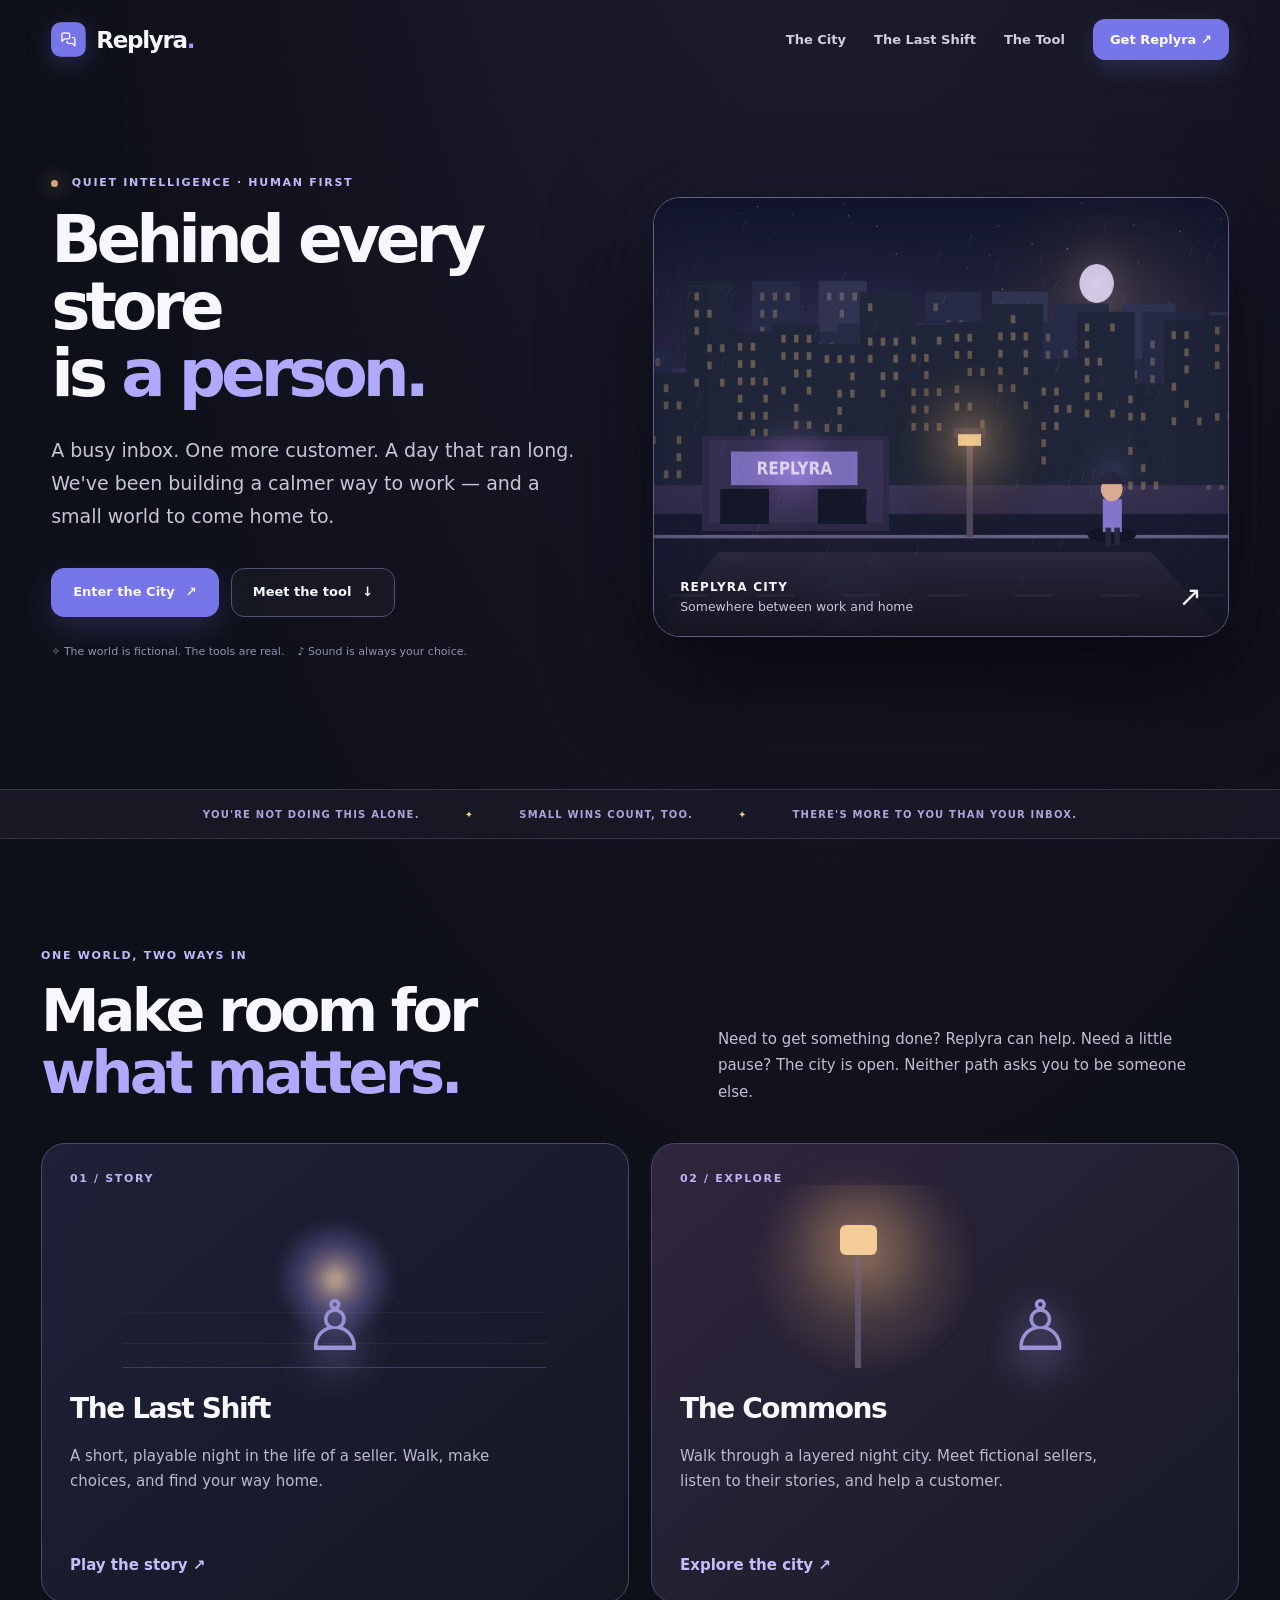
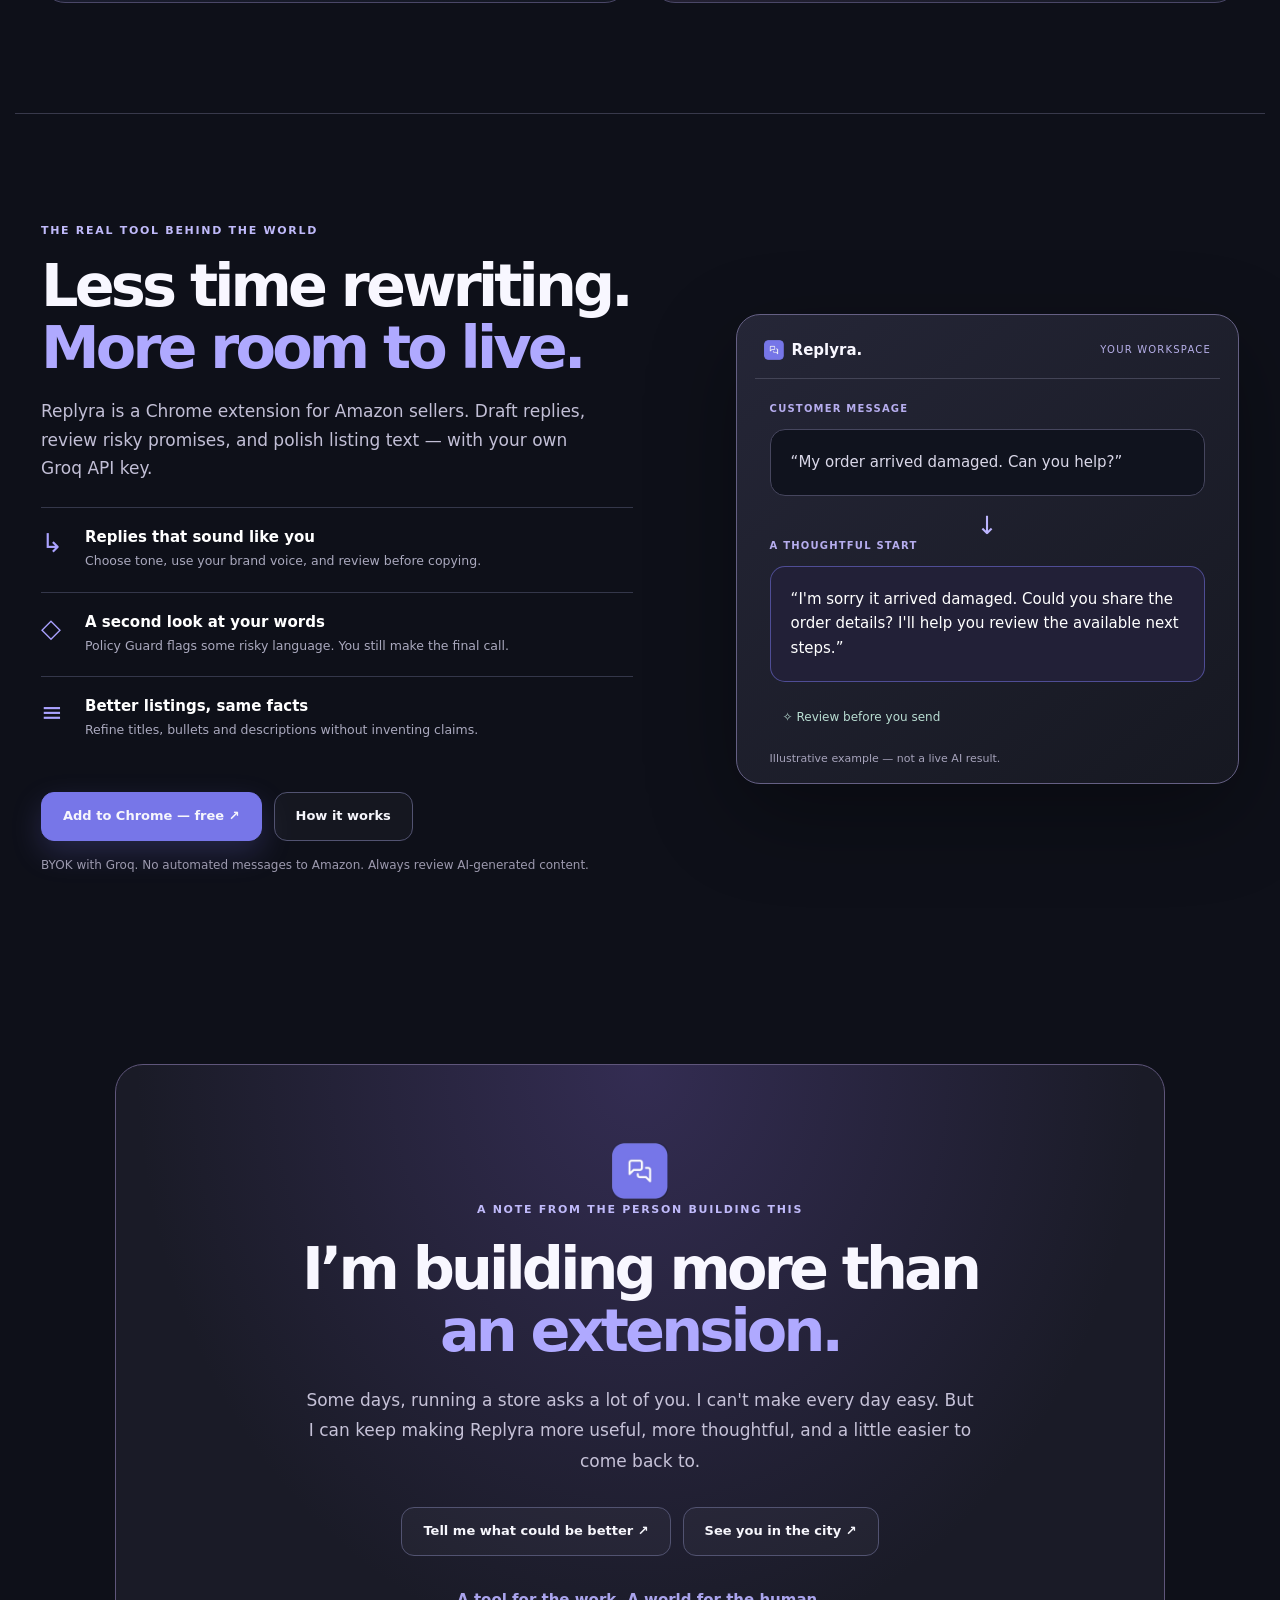
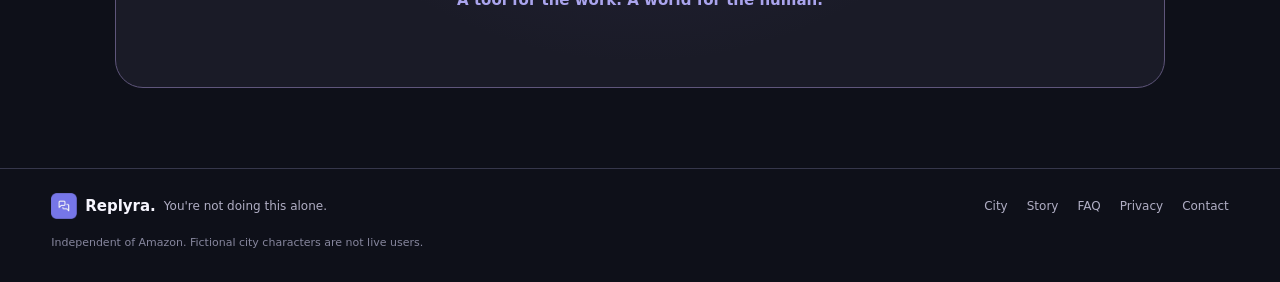
<file: index.html>
<!doctype html>
<html lang="en"><head><meta charset="utf-8"><meta name="viewport" content="width=device-width,initial-scale=1"><meta name="theme-color" content="#10121b"><meta name="description" content="Replyra is a human-first AI writing tool and a little night-time world built for the person behind the store. Try the free Chrome extension or explore the city."><title>Replyra — A world for the human behind the store</title><meta property="og:type" content="website"><meta property="og:title" content="Replyra · A tool for the work. A world for the human."><meta property="og:description" content="Behind every store is a person. Explore a quiet night city, play The Last Shift, and meet the Replyra writing assistant."><meta property="og:image" content="https://replyra.github.io/replyra-website/assets/og-cover.png"><meta property="og:url" content="https://replyra.github.io/replyra-website/"><meta name="twitter:card" content="summary_large_image"><link rel="icon" href="assets/replyra-logo.png"><link rel="stylesheet" href="universe.css"></head>
<body class="home-page"><a class="skip" href="#content">Skip to content</a>
<header class="site-header"><a class="wordmark" href="index.html" aria-label="Replyra home"><img src="assets/replyra-logo.png" alt="" width="35" height="35"><b>Replyra<span>.</span></b></a><nav aria-label="Main navigation"><a href="commons.html">The City</a><a href="shift.html">The Last Shift</a><a href="#product">The Tool</a><a class="nav-cta" href="https://chromewebstore.google.com/detail/cofooojgfcooogcnbdbjikpplolbppko" target="_blank" rel="noopener noreferrer">Get Replyra <span aria-hidden="true">↗</span></a></nav></header>
<main id="content">
<section class="hero-layout" aria-labelledby="hero-title"><div class="hero-copy"><p class="eyebrow"><span class="light-dot"></span> QUIET INTELLIGENCE · HUMAN FIRST</p><h1 id="hero-title">Behind every store<br>is <em>a person.</em></h1><p class="hero-lead">A busy inbox. One more customer. A day that ran long. We've been building a calmer way to work — and a small world to come home to.</p><div class="buttons"><a class="btn primary" href="commons.html">Enter the City <span aria-hidden="true">↗</span></a><a class="btn ghost" href="#product">Meet the tool <span aria-hidden="true">↓</span></a></div><div class="hero-meta"><span>✧ The world is fictional. The tools are real.</span><span>♪ Sound is always your choice.</span></div></div>
<a class="city-postcard" href="commons.html" aria-label="Explore the animated city"><canvas id="hero-city" width="900" height="610" role="img" aria-label="An animated night city with a warm storefront and a person walking home"></canvas><div class="postcard-label"><span><strong>REPLYRA CITY</strong><small>Somewhere between work and home</small></span><span class="postcard-arrow">↗</span></div></a></section>
<div class="ticker" aria-label="A thought from Replyra"><span>YOU'RE NOT DOING THIS ALONE.</span><span class="ticker-star">✦</span><span>SMALL WINS COUNT, TOO.</span><span class="ticker-star">✦</span><span>THERE'S MORE TO YOU THAN YOUR INBOX.</span></div>
<section class="gateway" aria-labelledby="gateway-title"><div class="section-header"><div><p class="eyebrow">ONE WORLD, TWO WAYS IN</p><h2 id="gateway-title">Make room for<br><em>what matters.</em></h2></div><p>Need to get something done? Replyra can help. Need a little pause? The city is open. Neither path asks you to be someone else.</p></div><div class="gateway-grid"><a href="shift.html" class="gateway-card story"><span class="card-index">01 / STORY</span><div class="gateway-visual"><span class="glowing-orb"></span><span class="gateway-figure">♙</span><span class="window-lines"></span></div><h3>The Last Shift</h3><p>A short, playable night in the life of a seller. Walk, make choices, and find your way home.</p><span class="inline-link">Play the story ↗</span></a><a href="commons.html" class="gateway-card people"><span class="card-index">02 / EXPLORE</span><div class="gateway-visual lantern-visual"><span class="lamp-stem"></span><span class="lamp-bulb"></span><span class="gateway-figure second">♙</span></div><h3>The Commons</h3><p>Walk through a layered night city. Meet fictional sellers, listen to their stories, and help a customer.</p><span class="inline-link">Explore the city ↗</span></a></div></section>
<section class="product-section" id="product"><div class="product-copy"><p class="eyebrow">THE REAL TOOL BEHIND THE WORLD</p><h2>Less time rewriting.<br><em>More room to live.</em></h2><p>Replyra is a Chrome extension for Amazon sellers. Draft replies, review risky promises, and polish listing text — with your own Groq API key.</p><div class="feature-rows"><div><span class="feature-icon">↳</span><span><b>Replies that sound like you</b><small>Choose tone, use your brand voice, and review before copying.</small></span></div><div><span class="feature-icon">◇</span><span><b>A second look at your words</b><small>Policy Guard flags some risky language. You still make the final call.</small></span></div><div><span class="feature-icon">≡</span><span><b>Better listings, same facts</b><small>Refine titles, bullets and descriptions without inventing claims.</small></span></div></div><div class="buttons"><a class="btn primary" href="https://chromewebstore.google.com/detail/cofooojgfcooogcnbdbjikpplolbppko" rel="noopener noreferrer" target="_blank">Add to Chrome — free ↗</a><a class="btn ghost" href="https://replyra.github.io/replyra-privacy/faq.html" rel="noopener noreferrer" target="_blank">How it works</a></div><p class="micro-note">BYOK with Groq. No automated messages to Amazon. Always review AI-generated content.</p></div><div class="product-art"><div class="mock-toolbar"><img src="assets/replyra-logo.png" width="20" height="20" alt=""><strong>Replyra.</strong><span>YOUR WORKSPACE</span></div><div class="mock-body"><div class="mock-label">CUSTOMER MESSAGE</div><p class="mock-message">“My order arrived damaged. Can you help?”</p><div class="mock-arrow">↓</div><div class="mock-label">A THOUGHTFUL START</div><p class="mock-reply">“I'm sorry it arrived damaged. Could you share the order details? I'll help you review the available next steps.”</p><div class="mock-check">✧ Review before you send</div></div><small>Illustrative example — not a live AI result.</small></div></section>
<section class="closing"><img src="assets/replyra-logo.png" width="56" height="56" alt=""><p class="eyebrow">A NOTE FROM THE PERSON BUILDING THIS</p><h2>I’m building more than<br><em>an extension.</em></h2><p>Some days, running a store asks a lot of you. I can't make every day easy. But I can keep making Replyra more useful, more thoughtful, and a little easier to come back to.</p><div class="buttons centered"><a class="btn ghost" href="mailto:replyra.support@gmail.com?subject=Hello%20from%20Replyra%20City">Tell me what could be better ↗</a><a class="btn ghost" href="commons.html">See you in the city ↗</a></div><div class="closing-line">A tool for the work. A world for the human.</div></section>
</main><footer class="site-footer"><div><img src="assets/replyra-logo.png" alt="" width="26" height="26"><strong>Replyra.</strong><span>You're not doing this alone.</span></div><nav aria-label="Footer"><a href="commons.html">City</a><a href="shift.html">Story</a><a href="https://replyra.github.io/replyra-privacy/faq.html" target="_blank" rel="noopener">FAQ</a><a href="https://replyra.github.io/replyra-privacy/privacy.html" target="_blank" rel="noopener">Privacy</a><a href="mailto:replyra.support@gmail.com">Contact</a></nav><small>Independent of Amazon. Fictional city characters are not live users.</small></footer><script src="hero.js" defer></script></body></html>
</file>
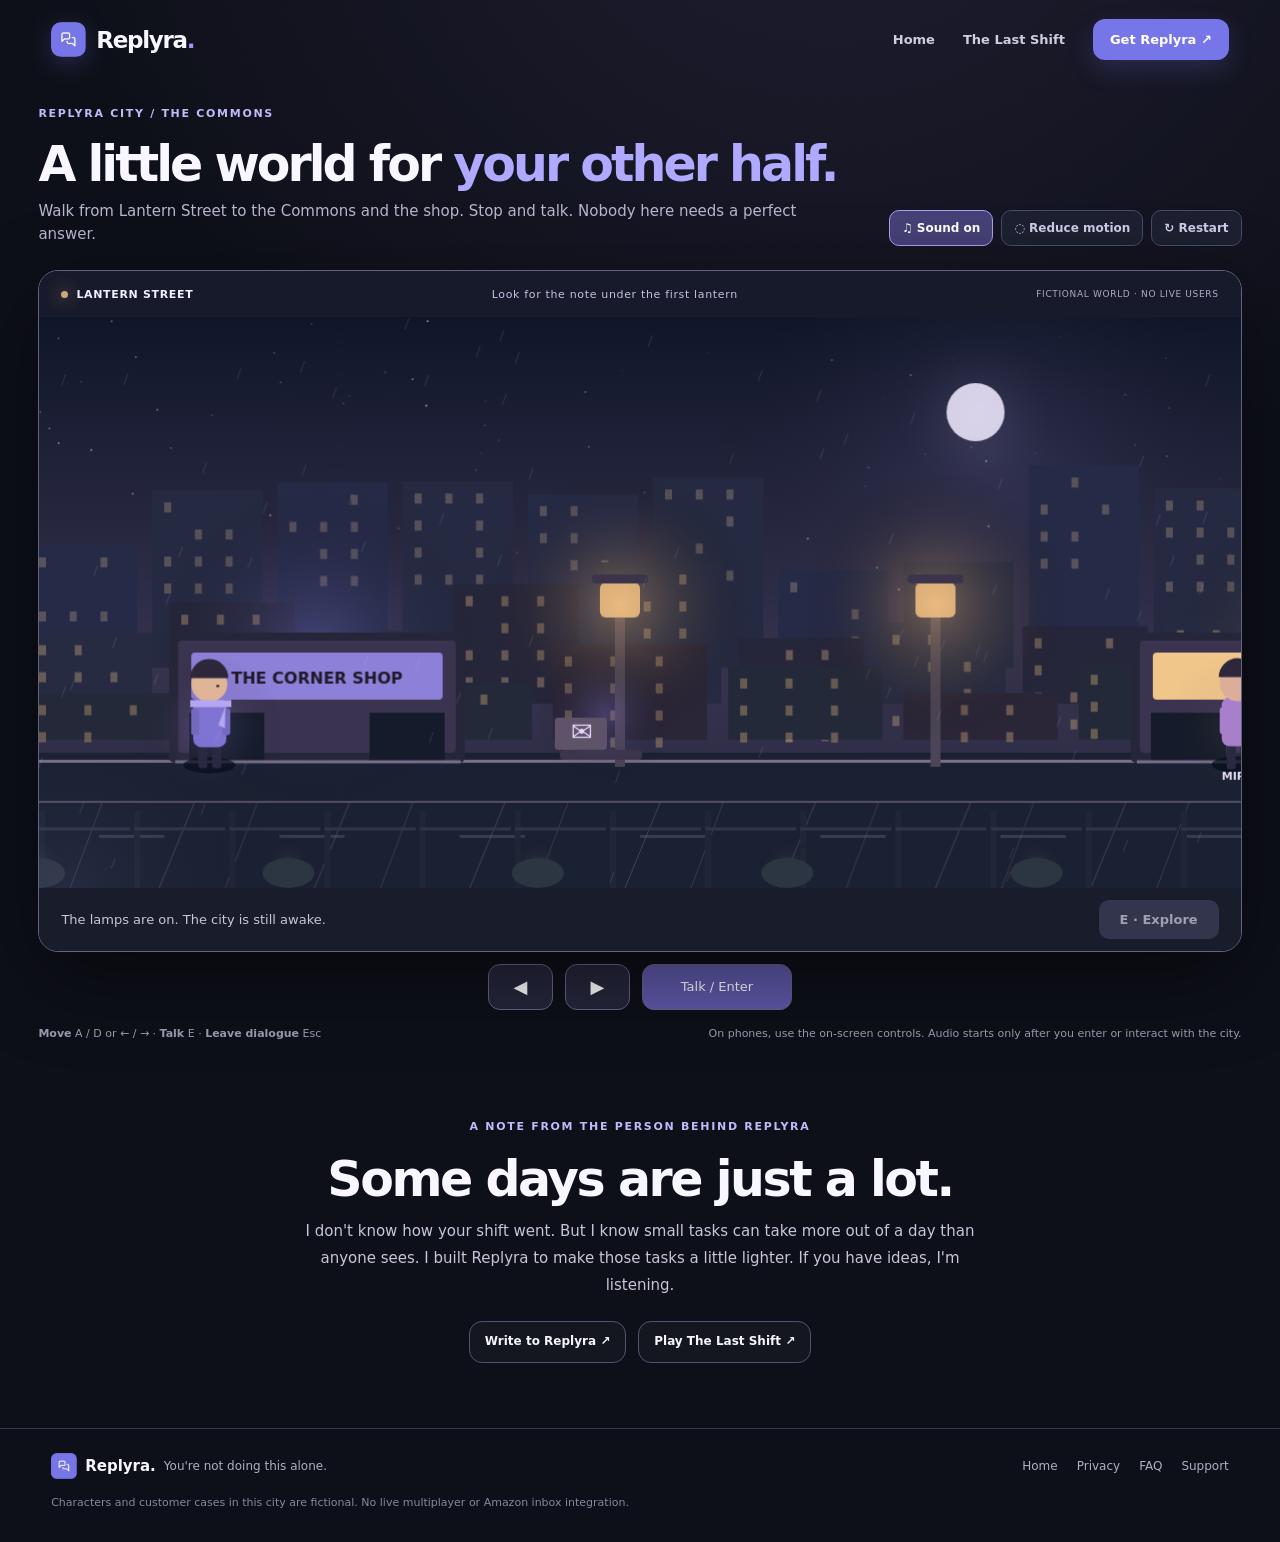
<file: commons.html>
<!doctype html><html lang="en"><head><meta charset="utf-8"><meta name="viewport" content="width=device-width,initial-scale=1"><meta name="theme-color" content="#10121b"><meta name="description" content="Walk through Replyra City, a fictional 2.5D world for the people behind the stores. Meet characters, help a customer, and find a little warmth after work."><title>The Commons — Replyra City</title><link rel="icon" href="assets/replyra-logo.png"><link rel="stylesheet" href="universe.css"></head>
<body class="city-page"><a class="skip" href="#city-game">Skip to the game</a><header class="site-header"><a class="wordmark" href="index.html"><img src="assets/replyra-logo.png" width="35" height="35" alt=""><b>Replyra<span>.</span></b></a><nav><a href="index.html">Home</a><a href="shift.html">The Last Shift</a><a class="nav-cta" href="https://chromewebstore.google.com/detail/cofooojgfcooogcnbdbjikpplolbppko" target="_blank" rel="noopener noreferrer">Get Replyra ↗</a></nav></header>
<main id="city-game" class="city-main"><div class="city-topline"><div><p class="eyebrow">REPLYRA CITY / THE COMMONS</p><h1>A little world for <em>your other half.</em></h1><p>Walk from Lantern Street to the Commons and the shop. Stop and talk. Nobody here needs a perfect answer.</p></div><div class="city-actions"><button type="button" class="small-btn" id="city-sound" aria-pressed="false">♫ Sound off</button><button type="button" class="small-btn" id="city-motion" aria-pressed="false">◌ Reduce motion</button><button type="button" class="small-btn" id="city-reset">↻ Restart</button></div></div>
<div class="city-shell" id="city-shell"><div class="city-hud"><span><i class="hud-dot"></i><b id="zone-title">LANTERN STREET</b></span><span id="city-objective">Find a little light · Walk right →</span><span class="fiction-tag">FICTIONAL WORLD · NO LIVE USERS</span></div><canvas width="1200" height="570" id="city-canvas" role="img" tabindex="0" aria-label="Illustrated 2.5D city game. Use left and right arrows or A and D to walk. Press E to talk with nearby fictional characters. Use the buttons below on touch screens."></canvas><div class="city-hotbar"><span id="city-context">The rain is soft tonight. There's a light on up the street.</span><button id="interact-btn" class="city-interact" disabled type="button">E · Talk</button></div>
<div class="city-dialogue" id="city-dialogue" hidden aria-live="polite"><span class="dialogue-speaker" id="dialogue-speaker">CITY</span><p id="dialogue-text"></p><div class="dialogue-choices" id="dialogue-choices"></div><button id="dialogue-close" type="button" aria-label="Close dialogue">✕</button></div>
<div id="city-mission" class="city-mission" hidden><div class="city-mission-head"><p class="eyebrow">THE LAST CUSTOMER / SIMULATED CASE</p><button type="button" id="mission-close" aria-label="Close customer task">✕</button></div><h2 id="mission-heading">One message. A real person behind it.</h2><p id="mission-message" class="mission-message">My order arrived damaged. Could you tell me what happens next?</p><div class="mission-actions"><button class="btn primary" type="button" id="mission-open">Open Replyra with this sample ↗</button><button class="btn ghost" type="button" id="mission-copy">Copy sample</button></div><label for="mission-answer">Your thoughtful reply <span>(or paste from Replyra)</span></label><textarea id="mission-answer" rows="3" maxlength="2400" placeholder="Start by acknowledging the problem. Don't promise something you can't verify."></textarea><p id="mission-status" class="mission-status" aria-live="polite">This is a game. Nothing is sent to Amazon.</p><button class="btn primary" type="button" id="mission-send">Hand the response to the character →</button><p class="micro-note">The game gives basic writing feedback, not compliance or accuracy guarantees. No real customer data needed.</p></div>
<div class="city-outro" id="city-outro" hidden><p class="eyebrow">THE END / A LITTLE MORE LIGHT</p><h2>You were here.<br><em>That mattered.</em></h2><p id="outro-line">Some conversations don't need perfect words. Just a careful beginning.</p><strong>Replyra is here to help you.</strong><div class="buttons centered"><a class="btn primary" href="https://chromewebstore.google.com/detail/cofooojgfcooogcnbdbjikpplolbppko" target="_blank" rel="noopener noreferrer">Get Replyra free ↗</a><button class="btn ghost" id="play-again" type="button">Walk again ↻</button><button class="btn ghost" id="city-share" type="button">Share the City ↗</button></div></div>
</div>
<div class="touch-controls" aria-label="Game controls"><button type="button" data-move="left" aria-label="Walk left">◀</button><button type="button" data-move="right" aria-label="Walk right">▶</button><button type="button" id="touch-interact">Talk / Enter</button></div><div class="city-help"><p><b>Move</b> A / D or ← / → · <b>Talk</b> E · <b>Leave dialogue</b> Esc</p><p>On phones, use the on-screen controls. Audio starts only after you enter or interact with the city.</p></div></main>
<section class="city-after"><p class="eyebrow">A NOTE FROM THE PERSON BEHIND REPLYRA</p><h2>Some days are just a lot.</h2><p>I don't know how your shift went. But I know small tasks can take more out of a day than anyone sees. I built Replyra to make those tasks a little lighter. If you have ideas, I'm listening.</p><div class="buttons centered"><a class="btn ghost" href="mailto:replyra.support@gmail.com?subject=From%20the%20Commons">Write to Replyra ↗</a><a class="btn ghost" href="shift.html">Play The Last Shift ↗</a></div></section>
<footer class="site-footer"><div><img src="assets/replyra-logo.png" width="26" height="26" alt=""><strong>Replyra.</strong><span>You're not doing this alone.</span></div><nav><a href="index.html">Home</a><a href="https://replyra.github.io/replyra-privacy/privacy.html" target="_blank" rel="noopener">Privacy</a><a href="https://replyra.github.io/replyra-privacy/faq.html" target="_blank" rel="noopener">FAQ</a><a href="mailto:replyra.support@gmail.com">Support</a></nav><small>Characters and customer cases in this city are fictional. No live multiplayer or Amazon inbox integration.</small></footer>
<script defer src="city-world.js"></script></body></html>
</file>
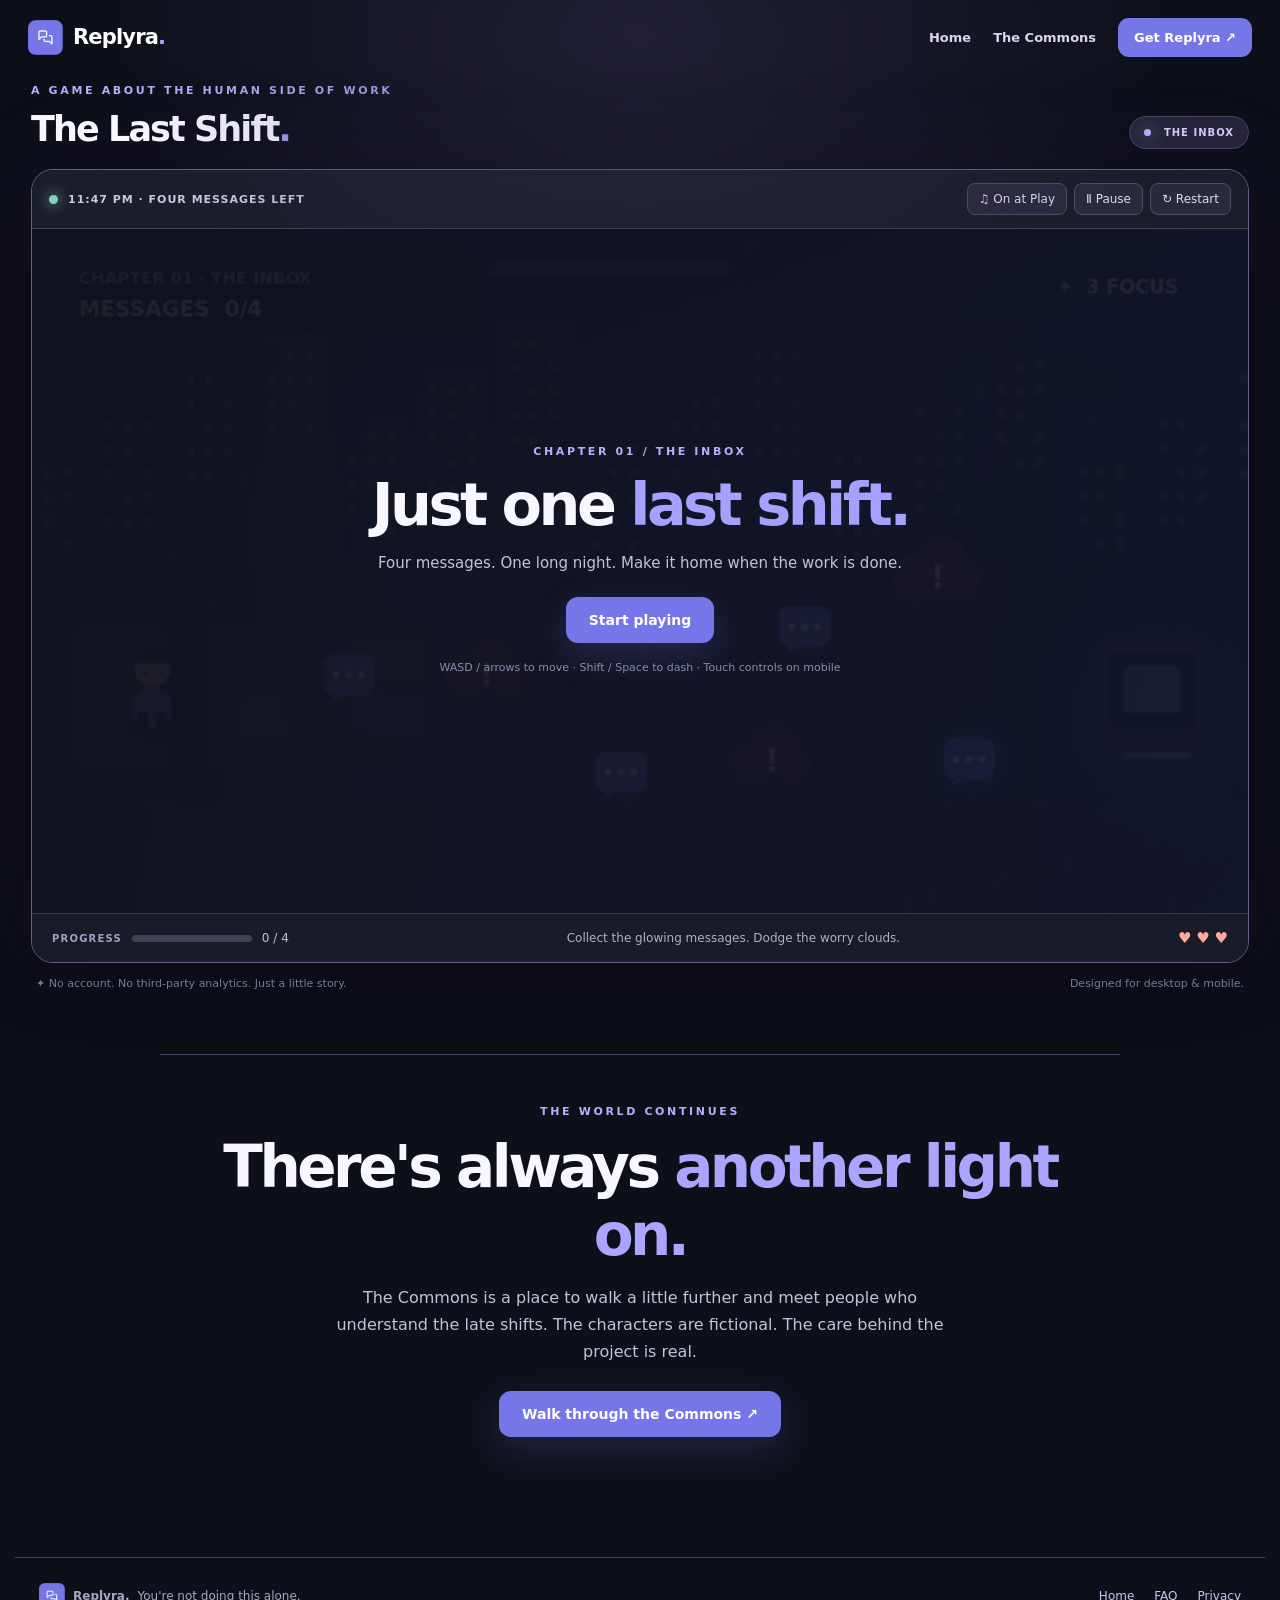
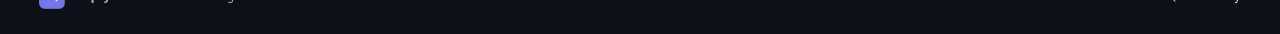
<file: shift.html>
<!doctype html><html lang="en"><head><meta charset="utf-8"><meta name="viewport" content="width=device-width,initial-scale=1"><meta name="theme-color" content="#10121b"><title>The Last Shift — Replyra</title><link rel="icon" href="assets/replyra-logo.png"><link rel="stylesheet" href="shift.css"><link rel="stylesheet" href="shift-overrides.css"></head><body class="shift-page"><a class="skip" href="#experience">Skip to the game</a><header class="site-header"><a class="wordmark" href="index.html"><img src="assets/replyra-logo.png" width="35" height="35" alt=""><b>Replyra<span>.</span></b></a><nav><a href="index.html">Home</a><a href="commons.html">The Commons</a><a class="nav-cta" href="https://chromewebstore.google.com/detail/cofooojgfcooogcnbdbjikpplolbppko" target="_blank" rel="noopener noreferrer">Get Replyra ↗</a></nav></header><main><section class="experience" id="experience"><div class="section-top"><div><div class="eyebrow">A GAME ABOUT THE HUMAN SIDE OF WORK</div><h2>The Last Shift<span class="dot">.</span></h2></div><div class="chip"><span class="pulse"></span> <span id="stage-name">READY TO BEGIN</span></div></div>
<div class="game-shell"><div class="game-head"><div class="game-head-left"><div class="tiny-orbit"></div><span id="chapter-readout">11:47 PM · THE SHOP IS OPEN</span></div><div class="game-actions"><button aria-pressed="false" class="mini-btn" id="music-btn" type="button">♫ On at Play</button><button class="mini-btn" id="pause-btn" type="button">Ⅱ Pause</button><button class="mini-btn" id="restart-btn" type="button">↻ Restart</button></div></div>
<div class="stage"><canvas aria-label="The Last Shift. Use arrow keys or WASD to move. Dodge worries, collect messages, answer short decisions, then find your way home." height="540" id="game" width="960"></canvas><div aria-label="Game menu" class="veil" id="veil" role="region"><div class="modal" id="modal"><div class="overline" id="modal-tag">TONIGHT / 11:47 PM</div><h3 id="modal-title">Just one<br/><span>last shift.</span></h3><p id="modal-text">Move through the shop. Find the messages. Make a few choices. Then go home.</p><div class="choices" hidden="" id="choices"></div><div class="ending-recap" hidden="" id="ending-recap"></div><div class="modal-actions"><button class="button primary" id="modal-main" type="button">Start playing <span>→</span></button><button class="button quiet" hidden="" id="modal-secondary" type="button">Play again</button><button class="button quiet" hidden="" id="share-ending" type="button">Share your ending ↗</button></div><p class="control-note" id="control-note">WASD / arrows to move · Shift / Space to dash · Touch controls on mobile</p></div></div><div aria-live="polite" class="toast" id="toast" role="status"></div></div>
<div class="game-footer"><div class="hud-left"><span class="hud-label">PROGRESS</span><div class="progress-track"><div id="progress"></div></div><span id="progress-text">0 / 4</span></div><div class="game-hint" id="game-hint">Reach the glowing messages. Avoid the worry clouds.</div><span class="heart-display" id="heart-display">♥ ♥ ♥</span></div>
<div aria-label="Touch controls" class="touch-pad"><div class="arrows"><button aria-label="Move up" data-dir="up" type="button">▲</button><button aria-label="Move left" data-dir="left" type="button">◀</button><button aria-label="Move down" data-dir="down" type="button">▼</button><button aria-label="Move right" data-dir="right" type="button">▶</button></div><button class="dash-touch" id="dash-touch" type="button">DASH ↗</button></div></div><div class="under-game"><span>✦ No account. No third-party analytics. Just a little story.</span><span>Designed for desktop &amp; mobile.</span></div></section><section class="shift-epilogue"><div class="eyebrow">THE WORLD CONTINUES</div><h2>There's always <em>another light on.</em></h2><p>The Commons is a place to walk a little further and meet people who understand the late shifts. The characters are fictional. The care behind the project is real.</p><a class="button primary" href="commons.html">Walk through the Commons ↗</a></section></main><footer class="site-footer"><div><img src="assets/replyra-logo.png" width="26" height="26" alt=""><strong>Replyra.</strong><span>You're not doing this alone.</span></div><nav><a href="index.html">Home</a><a href="https://replyra.github.io/replyra-privacy/faq.html" target="_blank" rel="noopener">FAQ</a><a href="https://replyra.github.io/replyra-privacy/privacy.html" target="_blank" rel="noopener">Privacy</a></nav></footer><script src="game.js" defer></script></body></html>
</file>
<file: universe.css>
:root{color-scheme:dark;--bg:#0e1019;--surface:#191c2a;--muted:#b9b7cb;--purple:#8985f0;--lighter:#d7d5ff;--white:#f8f7ff;--gold:#efc995;--border:#393b55;font-family:Inter,ui-sans-serif,system-ui,-apple-system,BlinkMacSystemFont,"Segoe UI",sans-serif;font-synthesis:none}*{box-sizing:border-box}html{scroll-behavior:smooth}body{margin:0;background:radial-gradient(ellipse 85% 70% at 65% -14%,#36305172,transparent 72%),var(--bg);color:var(--white);font-size:15px}body:before{content:"";position:fixed;inset:0;background-image:radial-gradient(#ffffff08 .8px,transparent .8px);background-size:23px 23px;pointer-events:none;z-index:-1}a{color:inherit;text-decoration:none}button,textarea{font:inherit}button,a{-webkit-tap-highlight-color:transparent}button{cursor:pointer}button:disabled{cursor:default}*:focus-visible{outline:2px solid #c0b9ff;outline-offset:4px}canvas{display:block}em{font-style:normal;color:#afa9ff}.skip{position:fixed;top:-70px;left:12px;background:#bdb8ff;color:#151627;padding:10px 14px;z-index:100;border-radius:10px}.skip:focus{top:8px}.site-header{height:79px;display:flex;align-items:center;justify-content:space-between;max-width:1440px;margin:auto;padding:0 clamp(18px,4vw,65px);gap:20px;position:relative;z-index:6}.wordmark{display:inline-flex;gap:10px;align-items:center;font-weight:820;letter-spacing:-.055em;font-size:23px}.wordmark img{border-radius:10px;box-shadow:0 6px 25px #7776e844}.wordmark b span{color:#9f97ff}.site-header nav,.site-footer nav{display:flex;gap:28px;align-items:center}.site-header nav a{font-weight:650;color:#cfcee0;font-size:13px}.site-header nav a:hover,.site-footer a:hover{color:#fff}.site-header .nav-cta{color:#fff;background:#7776e8;padding:13px 17px;border-radius:12px;box-shadow:0 9px 25px #7776e835}.site-header .nav-cta:hover{background:#9691f3}.eyebrow{font-size:11px;letter-spacing:.155em;font-weight:830;color:#c0bafa;margin:0 0 18px}.light-dot,.hud-dot{display:inline-block;width:7px;height:7px;border-radius:50%;background:#cca778;box-shadow:0 0 17px #dca677;vertical-align:middle;margin-right:8px}.btn{display:inline-flex;justify-content:center;align-items:center;gap:11px;padding:15px 21px;border:1px solid #525371;border-radius:13px;min-height:49px;color:#f6f6fc;background:#202335;font-weight:740;font-size:13px;line-height:1.3;text-align:center;transition:transform .2s,border-color .2s,background .2s}.btn:hover{transform:translateY(-2px);border-color:#b7b0ff}.btn.primary{background:#7776e8;border-color:#7776e8;box-shadow:0 12px 30px #7776e839}.btn.primary:hover{background:#918af5}.btn.ghost{background:#ffffff08}.buttons{display:flex;flex-wrap:wrap;gap:12px}.buttons.centered{justify-content:center}.hero-layout{min-height:min(710px,calc(100svh - 79px));max-width:1440px;margin:auto;padding:34px clamp(18px,4vw,65px) 68px;display:grid;grid-template-columns:1fr 1.07fr;gap:clamp(24px,5vw,92px);align-items:center}.hero-copy h1{font-size:clamp(49px,5.15vw,85px);letter-spacing:-.075em;line-height:1.015;margin:0 0 26px;font-weight:790}.hero-lead{font-size:clamp(16px,1.5vw,19px);line-height:1.75;color:#c7c5d6;max-width:570px;margin:0 0 34px}.hero-meta{display:flex;gap:13px;flex-wrap:wrap;color:#9293ac;font-size:11px;margin-top:28px}.city-postcard{position:relative;overflow:hidden;display:block;border-radius:27px;border:1px solid #666083;box-shadow:0 36px 100px #000b,0 0 95px #7776e818;background:#151827;aspect-ratio:1.31}.city-postcard canvas{width:100%;height:100%}.city-postcard:after{content:"";position:absolute;inset:0;border-radius:27px;box-shadow:inset 0 0 85px #100c2455;pointer-events:none}.postcard-label{position:absolute;left:0;right:0;bottom:0;padding:22px 26px;display:flex;justify-content:space-between;align-items:center;background:linear-gradient(0deg,#13141fed,#13141f06);z-index:1}.postcard-label strong{display:block;letter-spacing:.1em;font-size:12px}.postcard-label small{display:block;color:#c9c4e0;margin-top:5px}.postcard-arrow{font-size:28px}.ticker{min-height:50px;border-top:1px solid #353447;border-bottom:1px solid #353447;display:flex;justify-content:center;align-items:center;flex-wrap:wrap;gap:clamp(12px,4vw,45px);color:#aaa4da;background:#1b1b29bd;font-size:10px;font-weight:780;letter-spacing:.12em;padding:12px 15px}.ticker-star{color:#efc995}.gateway,.product-section{max-width:1250px;margin:0 auto;padding:110px 26px}.section-header{display:grid;grid-template-columns:1.1fr .9fr;align-items:end;gap:40px;margin-bottom:38px}.section-header h2,.product-section h2,.closing h2{font-size:clamp(39px,4.6vw,66px);letter-spacing:-.065em;line-height:1.06;margin:0}.section-header>p{max-width:480px;line-height:1.75;color:#c1bfd2;margin:0}.gateway-grid{display:grid;grid-template-columns:1fr 1fr;gap:22px}.gateway-card{min-height:460px;border:1px solid #4a4767;background:linear-gradient(140deg,#202139,#131722);border-radius:24px;padding:28px;display:flex;flex-direction:column;overflow:hidden;position:relative;transition:transform .25s,box-shadow .25s,border-color .25s}.gateway-card:hover{transform:translateY(-5px);border-color:#968ef5;box-shadow:0 20px 80px #6d60ca1c}.gateway-card.people{background:linear-gradient(140deg,#30263e,#161a26)}.card-index{font-size:11px;letter-spacing:.15em;font-weight:820;color:#bdb4f4}.gateway-visual{height:190px;position:relative;display:flex;align-items:center;justify-content:center}.glowing-orb{width:125px;height:125px;background:radial-gradient(circle,#f8d6adcc 0,#ccabc077 23%,#9085e04d 40%,transparent 68%);filter:blur(5px)}.gateway-figure{position:absolute;bottom:8px;left:50%;transform:translateX(-50%);font-size:70px;color:#9992d4;text-shadow:0 12px 38px #aca4f7}.gateway-figure.second{left:68%}.window-lines{position:absolute;width:80%;height:1px;background:#a49af044;bottom:7px;box-shadow:0 -24px #b7a1cc18,0 -55px #9c8ac912}.lantern-visual{background:radial-gradient(circle at 35% 42%,#d9aa7959,transparent 31%)}.lamp-stem{height:135px;width:6px;background:#5c5268;position:absolute;bottom:7px;left:33%}.lamp-bulb{width:37px;height:30px;background:#f4cc98;border-radius:6px;position:absolute;top:40px;left:calc(33% - 15px);box-shadow:0 0 48px 25px #e9ad7a48}.gateway-card h3{font-size:28px;letter-spacing:-.05em;margin:17px 0 4px}.gateway-card p{color:#bcb9cf;line-height:1.7;max-width:460px;flex:1}.inline-link{color:#c5beff;font-weight:760;margin-top:16px}.product-section{display:grid;grid-template-columns:1fr .85fr;gap:clamp(38px,8vw,110px);align-items:center;border-top:1px solid #38394b}.product-copy>p:not(.eyebrow){color:#c2bfd6;line-height:1.7;font-size:17px;max-width:550px}.feature-rows{display:grid;gap:0;margin:24px 0 32px}.feature-rows>div{border-top:1px solid #34374a;padding:20px 0;display:flex;gap:18px}.feature-icon{font-size:26px;color:#aaa2ff;min-width:26px}.feature-rows b{display:block;color:#fff;font-size:15px}.feature-rows small{display:block;line-height:1.7;margin-top:4px;color:#aaa9be}.micro-note{color:#9c99ae!important;font-size:12px!important;line-height:1.5!important;margin:15px 0 0!important}.product-art{background:linear-gradient(140deg,#252637,#161821);border:1px solid #656084;padding:18px;border-radius:24px;box-shadow:0 30px 90px #0005}.mock-toolbar{display:flex;align-items:center;gap:8px;border-bottom:1px solid #434456;padding:7px 9px 18px}.mock-toolbar span{margin-left:auto;color:#b6afe8;letter-spacing:.12em;font-size:10px}.mock-body{padding:24px 15px 10px}.mock-label{font-size:10px;color:#b6adee;letter-spacing:.12em;font-weight:800}.mock-message,.mock-reply{background:#10131e;border:1px solid #46465e;border-radius:15px;padding:20px;line-height:1.65;color:#dad8e9}.mock-reply{background:#222037;border-color:#7776e887;color:#fff}.mock-arrow{text-align:center;color:#bcb5ff;font-size:25px}.mock-check{font-size:12px;color:#b9ddd2;padding:13px}.product-art>small{display:block;color:#a6a3bb;padding:5px 15px 0;font-size:11px}.closing{max-width:1050px;margin:80px auto;padding:78px 32px;text-align:center;background:radial-gradient(ellipse at 50% 0%,#51418576,transparent 68%),#1a1b27;border:1px solid #5f567b;border-radius:28px}.closing h2{margin:22px 0}.closing>p:not(.eyebrow){max-width:675px;margin:0 auto 30px;color:#c6c2d8;line-height:1.8;font-size:17px}.closing-line{color:#aaa4ed;font-weight:760;margin-top:35px}.site-footer{border-top:1px solid #36374b;max-width:1440px;margin:0 auto;padding:24px clamp(18px,4vw,65px) 33px;display:flex;flex-wrap:wrap;align-items:center;gap:17px 35px;color:#b0aec4;font-size:12px}.site-footer>div{display:flex;align-items:center;gap:8px}.site-footer strong{color:#f7f6ff;font-size:15px}.site-footer nav{margin-left:auto;gap:19px}.site-footer small{width:100%;font-size:11px;color:#86869d}.city-main{max-width:1510px;margin:0 auto;padding:20px clamp(10px,3vw,48px) 0}.city-topline{display:flex;align-items:end;justify-content:space-between;gap:26px;margin:8px 0 24px}.city-topline h1{font-size:clamp(30px,4vw,49px);letter-spacing:-.06em;line-height:1.1;margin:0 0 8px}.city-topline p:not(.eyebrow){margin:0;color:#b9b6ce;line-height:1.55;max-width:780px}.city-actions{display:flex;gap:8px;flex-wrap:wrap;justify-content:flex-end}.small-btn{border:1px solid #494a66;padding:10px 12px;border-radius:10px;color:#cfcdea;background:#1d2030;font-size:12px;font-weight:650}.small-btn[aria-pressed="true"]{color:#fff;background:#464177;border-color:#aaa1ee}.city-shell{position:relative;border:1px solid #646183;border-radius:20px;overflow:hidden;background:#101828;box-shadow:0 26px 85px #0007}.city-hud{display:flex;align-items:center;justify-content:space-between;gap:18px;padding:13px 22px;background:#171a2b;color:#c4c0df;font-size:11px;letter-spacing:.06em;min-height:46px}.city-hud b{color:#f1efff}.fiction-tag{font-size:9px;color:#b0aac6}.city-shell canvas{display:block;width:100%;aspect-ratio:1200 / 570;height:auto;touch-action:none;background:#131827}.city-hotbar{display:flex;justify-content:space-between;align-items:center;gap:16px;padding:12px 22px;min-height:62px;background:#191c2b;color:#c8c4d9;font-size:13px}.city-interact{background:#7776e8;color:#fff;border:0;padding:12px 19px;border-radius:10px;min-width:120px;font-weight:750}.city-interact:disabled{background:#32354b;color:#a19fb4}.city-dialogue{position:absolute;bottom:72px;left:50%;transform:translateX(-50%);width:min(580px,calc(100% - 30px));z-index:5;border:1px solid #9990d3;background:#202136f7;backdrop-filter:blur(12px);padding:22px;border-radius:17px;box-shadow:0 22px 100px #070713dc}.dialogue-speaker{font-size:11px;letter-spacing:.13em;color:#c3b9ff;font-weight:800}.city-dialogue p{font-size:17px;line-height:1.5;margin:11px 0 16px;padding-right:20px}.dialogue-choices{display:flex;flex-wrap:wrap;gap:8px}.dialogue-choices button{background:#383652;border:1px solid #777095;color:#f4f0ff;padding:10px 13px;border-radius:10px;font-size:13px;text-align:left}.dialogue-choices button:hover{background:#555077}.city-dialogue>button{position:absolute;right:16px;top:15px;background:transparent;color:#dedbee;border:0}.city-mission{position:absolute;inset:46px 0 58px auto;z-index:7;width:min(450px,100%);overflow:auto;background:#191b2df8;backdrop-filter:blur(16px);padding:27px;box-shadow:-18px 0 90px #000a;border-left:1px solid #656189}.city-mission h2{letter-spacing:-.04em;font-size:26px;line-height:1.15;margin:9px 0 16px}.city-mission-head{display:flex;justify-content:space-between;align-items:start;gap:12px}.city-mission-head>button{background:#33344b;border:1px solid #626080;color:#fff;border-radius:8px;padding:5px 10px}.mission-message{background:#111522;border:1px solid #525169;padding:14px;border-radius:12px;line-height:1.55;color:#e7e5f6}.mission-actions{display:flex;gap:8px;flex-wrap:wrap;margin:16px 0}.city-mission .btn{padding:11px 14px;min-height:43px;font-size:12px}.city-mission label{display:block;font-weight:750;font-size:12px;color:#d4d0ed;margin-top:13px}.city-mission label span{color:#aaa6bf;font-weight:500}.city-mission textarea{display:block;margin:9px 0 12px;resize:vertical;width:100%;background:#10131f;border:1px solid #706a8d;border-radius:11px;color:#f5f3ff;padding:12px;line-height:1.55;min-height:97px}.mission-status{color:#b8cdbd;font-size:12px;line-height:1.5}.city-outro{position:absolute;inset:46px 0 62px;z-index:9;display:flex;flex-direction:column;align-items:center;justify-content:center;text-align:center;background:radial-gradient(ellipse at center,#4e446cc9,#111420ef 75%);padding:20px}.city-outro h2{font-size:clamp(30px,5vw,63px);line-height:1.03;letter-spacing:-.06em;margin:8px 0}.city-outro p:not(.eyebrow){color:#cecadd;max-width:480px;line-height:1.6}.city-outro>strong{color:#c0b8ff;margin:11px 0 23px;font-size:18px}.city-outro .btn{min-height:42px;padding:11px 15px}.touch-controls{display:flex;justify-content:center;gap:12px;margin:12px 0}.touch-controls button{min-width:65px;min-height:46px;border:1px solid #696387;border-radius:12px;background:#25263b;color:#fff;font-size:18px;touch-action:none}.touch-controls #touch-interact{font-size:13px;min-width:150px;background:#5f59aa}.city-help{display:flex;justify-content:space-between;gap:15px;flex-wrap:wrap;color:#9e9db1;font-size:11px}.city-help p{margin:5px 0}.city-after{max-width:850px;margin:75px auto 65px;text-align:center;padding:0 18px}.city-after h2{font-size:clamp(31px,4vw,49px);letter-spacing:-.05em;margin:10px 0}.city-after>p:not(.eyebrow){color:#c8c4d9;line-height:1.8;max-width:690px;margin:0 auto 22px}.city-after .btn{font-size:12px;min-height:42px;padding:11px 15px}[hidden]{display:none!important}@media(max-width:900px){.hero-layout{grid-template-columns:1fr;min-height:0;padding-top:45px;gap:28px}.hero-copy h1{font-size:clamp(45px,7vw,76px)}.city-postcard{max-width:750px;aspect-ratio:1.5}.section-header{grid-template-columns:1fr}.product-section{grid-template-columns:1fr}.city-topline{display:block}.city-actions{justify-content:flex-start;margin-top:16px}.fiction-tag{display:none}}@media(max-width:680px){.site-header{height:65px}.site-header nav{gap:13px}.site-header nav a:not(.nav-cta){font-size:12px}.site-header .nav-cta{padding:10px 12px;font-size:11px}.wordmark{font-size:19px}.wordmark img{width:29px;height:29px}.hero-layout{padding:38px 17px 55px}.hero-copy h1{font-size:clamp(44px,11vw,65px)}.hero-lead{font-size:16px}.city-postcard{border-radius:18px;aspect-ratio:1.35}.ticker{font-size:9px;gap:9px}.ticker span:nth-of-type(5){display:none}.gateway,.product-section{padding:65px 18px}.gateway-grid{grid-template-columns:1fr}.gateway-card{min-height:380px}.gateway-visual{height:135px}.closing{margin:55px 12px;padding:52px 20px}.section-header h2,.product-section h2,.closing h2{font-size:clamp(38px,10vw,50px)}.site-footer{display:block}.site-footer nav{flex-wrap:wrap;margin:18px 0}.site-footer>div{flex-wrap:wrap}.city-hud{font-size:10px;padding:12px}.city-hud #city-objective{max-width:140px;text-align:right}.city-shell canvas{aspect-ratio:1200 / 740}.city-dialogue{bottom:55px;padding:15px}.city-dialogue p{font-size:14px}.city-mission{inset:43px 0 54px;width:100%;padding:18px}.city-outro{inset:43px 0 54px}.city-outro h2{font-size:32px}.city-outro p:not(.eyebrow){font-size:13px}.city-outro>strong{font-size:14px}.city-help{font-size:10px}.city-topline h1{font-size:32px}}@media(prefers-reduced-motion:reduce){html{scroll-behavior:auto}.btn,.gateway-card{transition:none}.btn:hover,.gateway-card:hover{transform:none}}
</file>
<file: shift.css>
:root{--bg:#0c0d14;--ink:#f7f6fd;--dim:#aaaac1;--violet:#7776e8;--line:#35384a;--glass:#181a28;font-family:Inter,ui-sans-serif,-apple-system,BlinkMacSystemFont,"Segoe UI",sans-serif;color-scheme:dark}*{box-sizing:border-box}html{scroll-behavior:smooth}body{margin:0;min-width:300px;background:var(--bg);color:var(--ink)}body:before{content:"";position:absolute;top:0;left:0;right:0;height:900px;pointer-events:none;background:radial-gradient(ellipse 50% 45% at 50% 4%,#37325b70,transparent 83%)}button,a{font:inherit}button{cursor:pointer}a{color:inherit}button:focus-visible,a:focus-visible{outline:3px solid #cec5ff;outline-offset:4px}::selection{background:#7776e8;color:white}.nav{position:relative;z-index:3;max-width:1280px;padding:20px 30px;margin:auto;display:flex;justify-content:space-between;align-items:center}.brand{display:flex;gap:11px;align-items:center;font-size:23px;font-weight:850;letter-spacing:-1px;text-decoration:none}.brand img{border-radius:12px;box-shadow:0 5px 25px #7474df35}.dot{color:#a09cfc}.nav nav{display:flex;align-items:center;gap:28px}.nav nav a{color:#c1c0d0;font-size:13px;text-decoration:none}.nav nav a:hover{color:#fff}.nav .nav-cta{border:1px solid #676183;border-radius:11px;padding:12px 18px;color:white}.nav-cta:hover{background:#34304d}.eyebrow,.overline{font-size:11px;font-weight:800;letter-spacing:.24em;color:#b4afff}.pulse{display:inline-block;width:7px;height:7px;border-radius:50%;background:#b7a9ff;margin-right:8px;box-shadow:0 0 17px #a8a1ff}.hero{position:relative;text-align:center;padding:75px 24px 65px}.hero h1{font-size:clamp(42px,6.3vw,92px);line-height:1.07;letter-spacing:-.066em;margin:22px auto 24px;font-weight:850}.hero h1 em,.break h2 em,.feature-intro h2 em,.cta h2 em{font-style:normal;color:#9f9af8}.hero>p{font-size:clamp(15px,1.7vw,18px);line-height:1.8;color:#b8b6cd;max-width:620px;margin:0 auto}.hero-actions{display:flex;align-items:center;justify-content:center;gap:21px;margin-top:30px;flex-wrap:wrap}.button{display:inline-flex;justify-content:center;align-items:center;gap:18px;border:0;text-decoration:none;border-radius:12px;font-weight:800;font-size:14px;padding:15px 23px;transition:transform .18s,background .18s}.button:hover{transform:translateY(-2px)}.primary{background:#7776e8;color:#fff;box-shadow:0 12px 36px #7776e836}.primary:hover{background:#8b87f6}.quiet{background:#26273a;border:1px solid #53516a;color:#f3f0ff}.subtle{font-size:11px;letter-spacing:.13em;color:#888aa4;font-weight:700}.chapter-track{display:flex;justify-content:center;align-items:center;gap:19px;margin-top:55px;color:#8c8ea7;letter-spacing:.14em;font-size:10px;font-weight:800}.chapter-track b{color:#b2adfa}.chapter-track i{width:35px;height:1px;background:#56516d}.experience{max-width:1220px;margin:0 auto;padding:0 24px 70px;scroll-margin-top:30px}.section-top{display:flex;align-items:end;justify-content:space-between;gap:16px;margin-bottom:20px}.section-top h2{font-size:35px;letter-spacing:-.055em;margin:12px 0 0}.chip{color:#d1c9fb;background:#25243a;border:1px solid #484562;padding:10px 14px;border-radius:40px;font-weight:750;font-size:10px;letter-spacing:.1em}.game-shell{overflow:hidden;border:1px solid #66608b;border-radius:22px;box-shadow:0 20px 100px #0009,0 0 90px #53429c28;background:#111522}.game-head{background:#1b1d2a;border-bottom:1px solid #414158;padding:13px 17px;display:flex;justify-content:space-between;align-items:center;gap:10px}.game-head-left{font-size:11px;color:#cac7df;letter-spacing:.09em;font-weight:800;display:flex;align-items:center;gap:10px}.tiny-orbit{width:9px;height:9px;background:#86d0bc;border-radius:50%;box-shadow:0 0 14px #86d0bc}.game-actions{display:flex;gap:7px}.mini-btn{border:1px solid #4d4b65;background:#2a2a3d;color:#dedbf2;border-radius:8px;padding:8px 11px;font-size:12px}.mini-btn:hover{background:#3b3956}.stage{position:relative}canvas{width:100%;height:auto;aspect-ratio:16/9;display:block;background:#121827;touch-action:none}.veil{position:absolute;inset:0;z-index:5;display:flex;align-items:center;justify-content:center;background:linear-gradient(100deg,#10121cf0,#101429e9);padding:14px;transition:opacity .36s}.veil.off{opacity:0;visibility:hidden;pointer-events:none}.modal{text-align:center;width:min(600px,100%);padding:24px 16px}.modal h3{font-size:clamp(28px,4.6vw,60px);letter-spacing:-.06em;line-height:1.08;margin:15px 0}.modal h3 span{color:#a6a0ff}.modal>p{font-size:15px;color:#c6c2d9;line-height:1.7;max-width:540px;margin:0 auto 20px}.modal-actions{display:flex;gap:10px;justify-content:center;flex-wrap:wrap}.control-note{font-size:11px!important;color:#888da8!important;margin-top:16px!important}.choices{display:grid;gap:9px;max-width:515px;margin:0 auto 23px}.choices button{background:#27283b;border:1px solid #56516f;color:#e9e6fb;text-align:left;border-radius:11px;padding:13px 15px;font-weight:650;font-size:13px;line-height:1.4}.choices button:hover{border-color:#b1a7ff;background:#383353}.choices button:focus-visible{outline:2px solid #d0c5ff}.choices button.correct{border-color:#8be4bb;background:#244637}.choices button.wrong{border-color:#e9aa97;background:#4e2d36}.toast{position:absolute;top:18%;left:50%;transform:translate(-50%,-12px);pointer-events:none;background:#29283ee9;color:#f2eeff;border:1px solid #665f9c;border-radius:11px;padding:12px 19px;text-align:center;font-weight:750;opacity:0;transition:all .25s;z-index:3;max-width:85%}.toast.show{opacity:1;transform:translate(-50%,0)}.game-footer{display:flex;align-items:center;gap:16px;justify-content:space-between;padding:15px 20px;background:#191b29;border-top:1px solid #333448;font-size:12px;color:#c2bfd7}.hud-left{display:flex;align-items:center;gap:10px;white-space:nowrap}.hud-label{font-size:10px;letter-spacing:.12em;font-weight:800;color:#a39fc4}.progress-track{height:7px;width:120px;background:#424054;border-radius:30px;overflow:hidden}.progress-track>div{height:100%;background:#9792ff;width:0;transition:width .3s}.game-hint{text-align:center;color:#aeb0c4}.heart-display{color:#ffa99e;font-size:15px;white-space:nowrap}.touch-pad{display:none;background:#151625;border-top:1px solid #35364b;padding:12px 15px;justify-content:center;gap:25px;align-items:end;touch-action:none}.arrows{display:grid;grid-template-columns:repeat(3,51px);grid-template-rows:repeat(2,43px);gap:5px}.arrows button,.dash-touch{touch-action:none;user-select:none;border:1px solid #74709c;border-radius:9px;color:white;background:#34334d;font-size:19px}.arrows button:active,.dash-touch:active{background:#6862c0}.arrows button[data-dir=up]{grid-column:2;grid-row:1}.arrows button[data-dir=left]{grid-column:1;grid-row:2}.arrows button[data-dir=down]{grid-column:2;grid-row:2}.arrows button[data-dir=right]{grid-column:3;grid-row:2}.dash-touch{padding:19px 22px;font-size:13px;font-weight:850}.under-game{display:flex;justify-content:space-between;gap:10px;padding:14px 5px;color:#777a93;font-size:11px;flex-wrap:wrap}.break{max-width:900px;text-align:center;padding:75px 23px 115px;margin:auto}.break h2,.feature-intro h2,.cta h2{font-size:clamp(35px,5vw,68px);line-height:1.1;letter-spacing:-.06em;margin:18px 0}.break p{font-size:17px;color:#aaaac0;line-height:1.8;max-width:625px;margin:0 auto}.features-section{max-width:1220px;margin:0 auto;padding:50px 24px 100px}.feature-intro{display:flex;align-items:end;justify-content:space-between;gap:40px}.feature-intro p{color:#b0b0c4;line-height:1.8;max-width:400px}.features{display:grid;grid-template-columns:repeat(3,1fr);gap:16px;margin-top:30px}.feature{background:linear-gradient(155deg,#212237,#171925);border:1px solid #373a50;padding:30px;border-radius:18px;min-height:260px}.symbol{display:grid;place-items:center;width:46px;height:46px;background:#383464;color:#d2caff;font-size:27px;border-radius:12px}.feature-index{font-size:10px;letter-spacing:.12em;font-weight:850;color:#a9a3df;display:block;margin-top:27px}.feature h3{font-size:22px;letter-spacing:-.035em;margin:12px 0}.feature p{color:#aaaac2;line-height:1.75;font-size:14px;margin:0}.cta{max-width:1150px;padding:77px 24px 73px;margin:15px auto 65px;text-align:center;background:radial-gradient(ellipse 62% 80% at 50% 15%,#49417e66,transparent),#171724;border:1px solid #4a4566;border-radius:27px}.cta img{margin-top:24px;border-radius:17px}.cta p{color:#bdc0d4;line-height:1.8;max-width:530px;margin:0 auto 28px}.cta-actions{display:flex;gap:12px;justify-content:center;flex-wrap:wrap}.cta small{display:block;color:#a2a0b9;margin-top:27px;font-size:11px}footer{max-width:1200px;margin:auto;padding:24px 25px 32px;border-top:1px solid #343547;display:flex;align-items:center;justify-content:space-between;flex-wrap:wrap;gap:15px;color:#9d9db3;font-size:12px}footer .foot-brand{display:flex;align-items:center;gap:8px;color:white;font-weight:800;font-size:15px}.foot-brand img{border-radius:7px}.foot-links{display:flex;gap:16px}.foot-links a{color:#cac7ee;text-decoration:none}.legal{flex-basis:100%;font-size:10px;color:#74768a}@media(max-width:740px){.nav{padding:14px 18px}.nav nav{gap:9px}.nav nav a:not(.nav-cta){display:none}.nav .nav-cta{font-size:11px;padding:10px}.hero{padding:50px 14px 45px}.hero h1{font-size:clamp(38px,9vw,62px)}.chapter-track{gap:8px;font-size:8px;margin-top:36px}.chapter-track i{width:15px}.experience{padding:0 9px 40px}.section-top{padding:0 8px}.section-top h2{font-size:29px}.chip{font-size:8px;padding:9px}.game-shell{border-radius:13px}.game-head{padding:9px 10px}.game-head-left{font-size:9px}.mini-btn{font-size:10px;padding:6px}.modal{padding:9px 6px}.modal h3{font-size:clamp(26px,5vw,39px);margin:9px 0}.modal>p{font-size:12px;line-height:1.45;margin-bottom:10px}.modal .overline{font-size:9px}.modal .button{padding:10px 16px;font-size:12px}.control-note{display:none}.choices{gap:5px;margin-bottom:8px}.choices button{font-size:11px;padding:8px}.game-footer{padding:11px;gap:7px}.game-hint{display:none}.touch-pad{display:flex}.under-game{justify-content:center}.break{padding:50px 20px 70px}.feature-intro{display:block}.features{grid-template-columns:1fr}.features-section{padding:30px 20px 55px}.feature{min-height:0}.cta{margin:15px 12px 45px;border-radius:18px;padding:53px 13px}footer{justify-content:center;text-align:center}.legal{line-height:1.5}}@media(max-width:420px){.game-head-left{max-width:125px;line-height:1.4}.game-head{gap:2px}.game-actions{gap:3px}.mini-btn{padding:6px 5px}.game-footer .progress-track{width:74px}.modal>p{font-size:11px}.modal h3{font-size:27px}.hero>p br{display:none}}@media(prefers-reduced-motion:reduce){*,*:before,*:after{animation:none!important;transition:none!important;scroll-behavior:auto!important}}@media(min-width:741px){.touch-pad{display:none}}
[hidden]{display:none!important}
@media(max-width:740px){canvas{height:clamp(340px,95vw,500px);aspect-ratio:auto}.modal{max-height:98%;overflow-y:auto}.modal h3{font-size:clamp(25px,5.8vw,35px)}.modal>p{font-size:12px;line-height:1.42}.choices button{font-size:11px;padding:8px 10px}}

/* Next chapter: cleaner CTAs, practical play, and a cinematic end screen */
.hero-actions{flex-wrap:wrap}.hero-skip{border:1px solid #5c5877!important;border-radius:12px;padding:13px 17px!important;text-decoration:none}.hero-skip:hover{background:#302b4e!important}
.desk-lab{max-width:1200px;margin:85px auto;padding:35px 28px 65px;scroll-margin-top:90px}
.desk-layout{display:grid;grid-template-columns:.9fr 1.1fr;gap:42px;align-items:center;margin-top:24px}
.desk-copy h2{font-size:clamp(2.6rem,5vw,5rem);line-height:1.04;letter-spacing:-.045em;margin:14px 0 22px}
.desk-copy h2 em{color:#aca6ff;font-style:normal}.desk-copy>p{max-width:440px;color:#adb0c8;line-height:1.7;font-size:1.06rem}
.desk-stat{display:flex;justify-content:space-between;gap:15px;padding:16px 0;margin-top:28px;border-top:1px solid #34364a;color:#b7aefa;font-weight:750;font-size:.79rem;letter-spacing:.09em}
.desk-disclaimer{font-size:.76rem!important;color:#9295ae!important;line-height:1.5!important}
.desk-card{background:linear-gradient(145deg,#1d2030,#12151f);border:1px solid #45435e;border-radius:23px;min-height:365px;padding:28px;box-shadow:0 30px 95px #0006}
.desk-card-head{display:flex;align-items:center;gap:10px;letter-spacing:.15em;font-size:.69rem;font-weight:800;color:#aaa3ff}
#desk-time{margin-left:auto;color:#a0a3b4}.desk-message{font-size:clamp(1.1rem,2vw,1.45rem);font-weight:630;line-height:1.5;color:#f6f4ff;min-height:80px;margin:31px 0 22px}
.desk-choices{display:grid;gap:9px}.desk-choices button{background:#282b3b;border:1px solid #41435a;border-radius:12px;color:#e5e5f3;padding:13px 15px;text-align:left;font:inherit;cursor:pointer;transition:background .2s,border-color .2s,transform .2s}
.desk-choices button:hover:not(:disabled),.desk-choices button:focus-visible{border-color:#aea5ff;background:#383653;transform:translateY(-1px)}
.desk-choices button:disabled{cursor:default;opacity:.7}.desk-choices button.selected{border-color:#ada6ff;background:#333052;opacity:1}
.desk-feedback{min-height:40px;color:#b8b6ca;font-size:.91rem;line-height:1.5;margin:15px 0}.desk-feedback.positive{color:#b8e6cf}.desk-feedback.caution{color:#ffd2ac}
#desk-next{min-width:155px}.ending-recap{margin:18px 0;border:1px solid #5b5387;border-radius:13px;padding:13px 16px;background:#2d2941;text-align:left;color:#ded9ff;font-size:.92rem;line-height:1.55}
#share-ending{border:1px solid #5b587a;padding:12px 16px;border-radius:12px}
@media(max-width:760px){.desk-layout{grid-template-columns:1fr;gap:18px}.desk-lab{margin:40px auto;padding:30px 18px}.desk-card{min-height:330px;padding:20px}.desk-stat{font-size:.69rem}.hero-actions{gap:12px}}
@media(prefers-reduced-motion:reduce){.desk-choices button{transition:none!important}.desk-choices button:hover{transform:none!important}}

/* Replyra universe — live encounter and after-shift arcade */
.encounter-section{max-width:1220px;margin:65px auto 95px;padding:0 24px;scroll-margin-top:22px}.encounter-heading{display:flex;align-items:end;justify-content:space-between;gap:25px;margin-bottom:22px}.encounter-heading h2,.after-shift h2{font-size:clamp(2.3rem,5vw,4.4rem);letter-spacing:-.064em;line-height:1.1;margin:12px 0}.encounter-heading h2 em,.after-shift h2 em{font-style:normal;color:#a9a2ff}.encounter-heading p,.after-shift p{color:#b3b3ca;line-height:1.7;max-width:670px}.encounter-label{white-space:nowrap;color:#aaa2f7;letter-spacing:.11em;font-size:.68rem;font-weight:850;padding-bottom:12px}.encounter-frame{overflow:hidden;border:1px solid #665d95;border-radius:22px;background:#141729;box-shadow:0 28px 100px #0008}.encounter-bar,.arcade-top{display:flex;align-items:center;justify-content:space-between;gap:12px;padding:14px 20px;background:#202235;color:#d6d2fa;font-size:.68rem;font-weight:850;letter-spacing:.1em}.encounter-bar>span:last-child{color:#92dabd}#encounter-canvas{display:block;width:100%;height:auto;aspect-ratio:960 / 380;background:#131b2b}.encounter-dialogue{display:grid;grid-template-columns:110px 1fr auto;align-items:center;gap:18px;padding:21px 23px;min-height:107px;background:#1a1d2b;border-top:1px solid #3a3b55}.speaker{color:#b4aeff;font-size:.71rem;font-weight:850;letter-spacing:.1em}.encounter-dialogue p{margin:0;line-height:1.55;color:#eeeefe;font-size:1rem}.encounter-actions{display:flex;gap:8px}.encounter-actions .button{padding:11px 14px;font-size:.78rem;white-space:nowrap}.encounter-workspace{display:grid;grid-template-columns:1fr 1fr;gap:14px;margin-top:16px}.workspace-card{padding:25px;border:1px solid #42435b;border-radius:18px;background:#1a1c2b}.workspace-card.featured{background:linear-gradient(145deg,#302a49,#1b1b30);border-color:#7367a4}.workspace-card.full{grid-column:1/-1}.workspace-card h3{font-size:1.3rem;letter-spacing:-.03em}.workspace-card p{line-height:1.65;color:#d1cfdf}.workspace-card .helper-copy{font-size:.73rem;color:#9399b6}.workspace-card label{display:block;margin:16px 0 9px;font-weight:750}.workspace-card textarea{display:block;width:100%;min-height:110px;background:#101321;color:#f9f7ff;border:1px solid #646282;border-radius:12px;padding:13px 14px;resize:vertical;font:inherit;line-height:1.5}.workspace-card textarea:focus-visible{outline:2px solid #afa9ff;outline-offset:2px}.encounter-buttons{display:flex;flex-wrap:wrap;gap:10px;margin:14px 0}.encounter-buttons .button{font-size:.8rem;padding:12px 15px}.bridge-status,.encounter-evaluation{color:#a5e5cf!important;font-size:.86rem;min-height:1.5em}.underlined{font-size:.78rem;color:#c6beff;text-underline-offset:4px}.after-shift{max-width:1130px;margin:70px auto 90px;text-align:center;padding:72px 24px;border:1px solid #51506b;background:radial-gradient(ellipse at top,#4740695c,transparent 60%),#171723;border-radius:25px}.after-shift p{margin:18px auto 25px}.arcade-panel{max-width:730px;margin:32px auto 0;background:#101423;border:1px solid #504f77;border-radius:16px;overflow:hidden}.arcade-top{font-size:.72rem}.arcade-panel canvas{display:block;width:100%;height:auto;aspect-ratio:680 / 245;touch-action:none}.arcade-panel p{font-size:.85rem;margin:14px auto}.arcade-panel .mini-btn{margin:0 0 17px}
@media(max-width:820px){.encounter-heading{display:block}.encounter-label{display:block}.encounter-dialogue{grid-template-columns:1fr;gap:9px}.encounter-actions{flex-wrap:wrap}.encounter-workspace{grid-template-columns:1fr}.workspace-card.full{grid-column:auto}.encounter-section{padding:0 12px;margin:45px auto}.encounter-bar{font-size:.59rem;padding:12px}.encounter-bar>span:last-child{font-size:.58rem}.workspace-card{padding:19px}.after-shift{margin:50px 12px 65px;padding:47px 14px}}

.brand-manifesto{max-width:1060px;margin:65px auto 95px;padding:58px 45px;background:linear-gradient(120deg,#252138,#171824);border:1px solid #565076;border-radius:24px;text-align:center}.brand-manifesto h2{font-size:clamp(36px,5vw,66px);letter-spacing:-.06em;line-height:1.12;margin:18px auto;max-width:750px}.brand-manifesto h2 em{font-style:normal;color:#aaa4ff}.brand-manifesto p{font-size:17px;max-width:680px;margin:0 auto 25px;line-height:1.75;color:#c6c2db}.brand-manifesto small{display:block;color:#9b99b6;margin-top:18px}.brand-manifesto .button{margin-top:5px}@media(max-width:760px){.brand-manifesto{margin:45px 12px 65px;padding:42px 20px}.brand-manifesto p{font-size:15px}}

/* Heart of the City: a calmer, human-led universe */
.letters-section,.radio-section,.belong-section,.founder-note{max-width:1160px;margin:104px auto;padding:0 26px;scroll-margin-top:90px}.letters-section h2,.radio-section h2,.belong-section h2,.founder-note h2{font-size:clamp(2.5rem,5vw,5rem);line-height:1.04;letter-spacing:-.055em;margin:15px 0 25px}.letters-section h2 em,.radio-section h2 em,.belong-section h2 em,.founder-note h2 em{font-style:normal;color:#aaa5ff}.section-lead{max-width:720px;color:#bcbacc;line-height:1.8}.letter-grid{display:grid;grid-template-columns:repeat(3,1fr);gap:16px;margin-top:37px}.letter{background:linear-gradient(150deg,#222335,#171b28);border:1px solid #42415c;border-radius:21px;padding:30px 26px;min-height:255px;box-shadow:0 24px 55px #0002;display:flex;flex-direction:column;justify-content:space-between}.letter>span,.radio-section .eyebrow{color:#aba3ff;letter-spacing:.12em;font-size:.72rem;font-weight:800}.letter p{color:#f0ecfc;font-size:clamp(1.07rem,1.5vw,1.3rem);line-height:1.6}.letter small{color:#a6a5b8;line-height:1.6}.letter-footer{display:flex;align-items:center;justify-content:space-between;gap:22px;margin-top:24px;color:#bbb9ca}.radio-section{display:grid;grid-template-columns:.9fr 1.1fr;gap:48px;align-items:center;border-top:1px solid #3b3a51;padding-top:94px}.radio-section>div:first-child p{line-height:1.75;color:#b5b3c7}.radio-player{border:1px solid #66608f;border-radius:24px;background:radial-gradient(circle at top right,#6861a633,transparent 67%),#1c1d2d;padding:35px;min-height:300px;display:flex;flex-direction:column;justify-content:space-between}.radio-player p{color:#f1ecff;font-size:clamp(1.3rem,2.2vw,2.1rem);letter-spacing:-.03em;line-height:1.4}.radio-wave{display:flex;align-items:center;gap:5px;height:28px}.radio-wave i{display:block;width:4px;height:var(--h);background:#a8a1ff;border-radius:3px;opacity:.8;animation:radioPulse 2.3s ease-in-out infinite alternate}.radio-wave i:nth-child(1){--h:10px}.radio-wave i:nth-child(2){--h:22px;animation-delay:.3s}.radio-wave i:nth-child(3){--h:14px;animation-delay:.6s}.radio-wave i:nth-child(4){--h:26px;animation-delay:.2s}.radio-wave i:nth-child(5){--h:14px;animation-delay:.7s}.radio-wave i:nth-child(6){--h:20px;animation-delay:.1s}.radio-wave i:nth-child(7){--h:8px;animation-delay:.4s}@keyframes radioPulse{to{transform:scaleY(.45);opacity:.55}}.radio-controls{display:flex;justify-content:space-between;align-items:center;gap:15px}.radio-controls span{color:#a6a6c4;font-size:.78rem}.belong-section{text-align:center;padding:92px 42px;border:1px solid #514c73;border-radius:27px;background:radial-gradient(ellipse at 50% 0,#51458770,transparent 70%),#171822}.belong-section p{max-width:740px;margin:0 auto 23px;line-height:1.85;color:#c9c5d8}.belong-section small,.founder-note small{display:block;margin-top:24px;color:#9b99af;line-height:1.65}.belong-actions{display:flex;gap:12px;flex-wrap:wrap;justify-content:center;margin-top:20px}.founder-note{display:grid;grid-template-columns:160px 1fr;gap:46px;align-items:start;border-top:1px solid #3e3b58;padding-top:80px}.founder-mark{width:135px;height:135px;background:linear-gradient(135deg,#7776e8,#494371);border-radius:29px;display:grid;place-items:center;font-weight:900;font-size:3.1rem;color:white;box-shadow:0 22px 60px #7776e833}.founder-note p{color:#c8c4d7;line-height:1.85;max-width:720px}.founder-note .belong-actions{justify-content:start}.hero h1{max-width:1000px} @media(max-width:800px){.letter-grid,.radio-section,.founder-note{grid-template-columns:1fr}.founder-note{gap:22px}.letter-grid{gap:12px}.letters-section,.radio-section,.belong-section,.founder-note{margin:65px auto;padding-left:18px;padding-right:18px}.radio-section{padding-top:55px;gap:20px}.belong-section{margin-left:12px;margin-right:12px;padding:65px 20px}.letter{min-height:200px;padding:25px}.letter-footer{flex-direction:column;align-items:start}.radio-player{padding:22px;min-height:260px}.founder-mark{width:75px;height:75px;font-size:2rem;border-radius:20px}}@media(prefers-reduced-motion:reduce){.radio-wave i{animation:none}}
</file>
<file: shift-overrides.css>
:root{font-family:ui-sans-serif,system-ui,-apple-system,"Segoe UI",sans-serif}body.shift-page{background:#0e1019;color:#f8f7ff}.shift-page .site-header{position:relative;z-index:40;max-width:1440px;margin:auto;height:74px;padding:0 28px;display:flex;justify-content:space-between;align-items:center;background:transparent}.shift-page .wordmark{display:flex;gap:10px;align-items:center;color:#fff;text-decoration:none;font-size:21px;letter-spacing:-.04em}.shift-page .wordmark span{color:#a9a4ff}.shift-page .site-header nav{display:flex;align-items:center;gap:22px}.shift-page .site-header nav a{color:#d8d5ed;font-weight:650;font-size:13px;text-decoration:none}.shift-page .site-header nav .nav-cta{background:#7776e8;padding:12px 16px;border-radius:11px;color:white}.shift-page .experience{margin:10px auto 45px;padding:0 16px;max-width:1250px}.shift-page .shift-epilogue{max-width:960px;margin:50px auto 70px;padding:50px 22px;border-top:1px solid #45425e;text-align:center}.shift-page .shift-epilogue h2{font-size:clamp(32px,5vw,58px);letter-spacing:-.06em;margin:15px auto}.shift-page .shift-epilogue h2 em{color:#aca5ff;font-style:normal}.shift-page .shift-epilogue p{color:#c7c1d5;line-height:1.7;max-width:650px;margin:0 auto 25px}.shift-page .site-footer{max-width:1250px;margin:auto;border-top:1px solid #45425e;padding:25px 24px;color:#aaa6bf;display:flex;justify-content:space-between;align-items:center;gap:15px;flex-wrap:wrap}.shift-page .site-footer>div{display:flex;align-items:center;gap:8px}.shift-page .site-footer a{color:#cac3ef;text-decoration:none;margin-left:20px}.shift-page .skip{position:absolute;top:-100px}.shift-page .skip:focus{top:8px}@media(max-width:640px){.shift-page .site-header{height:64px;padding:0 12px}.shift-page .site-header nav{gap:10px}.shift-page .site-header nav a{font-size:11px}.shift-page .site-header .nav-cta{padding:10px}.shift-page .site-footer a{margin-left:11px}}
</file>
